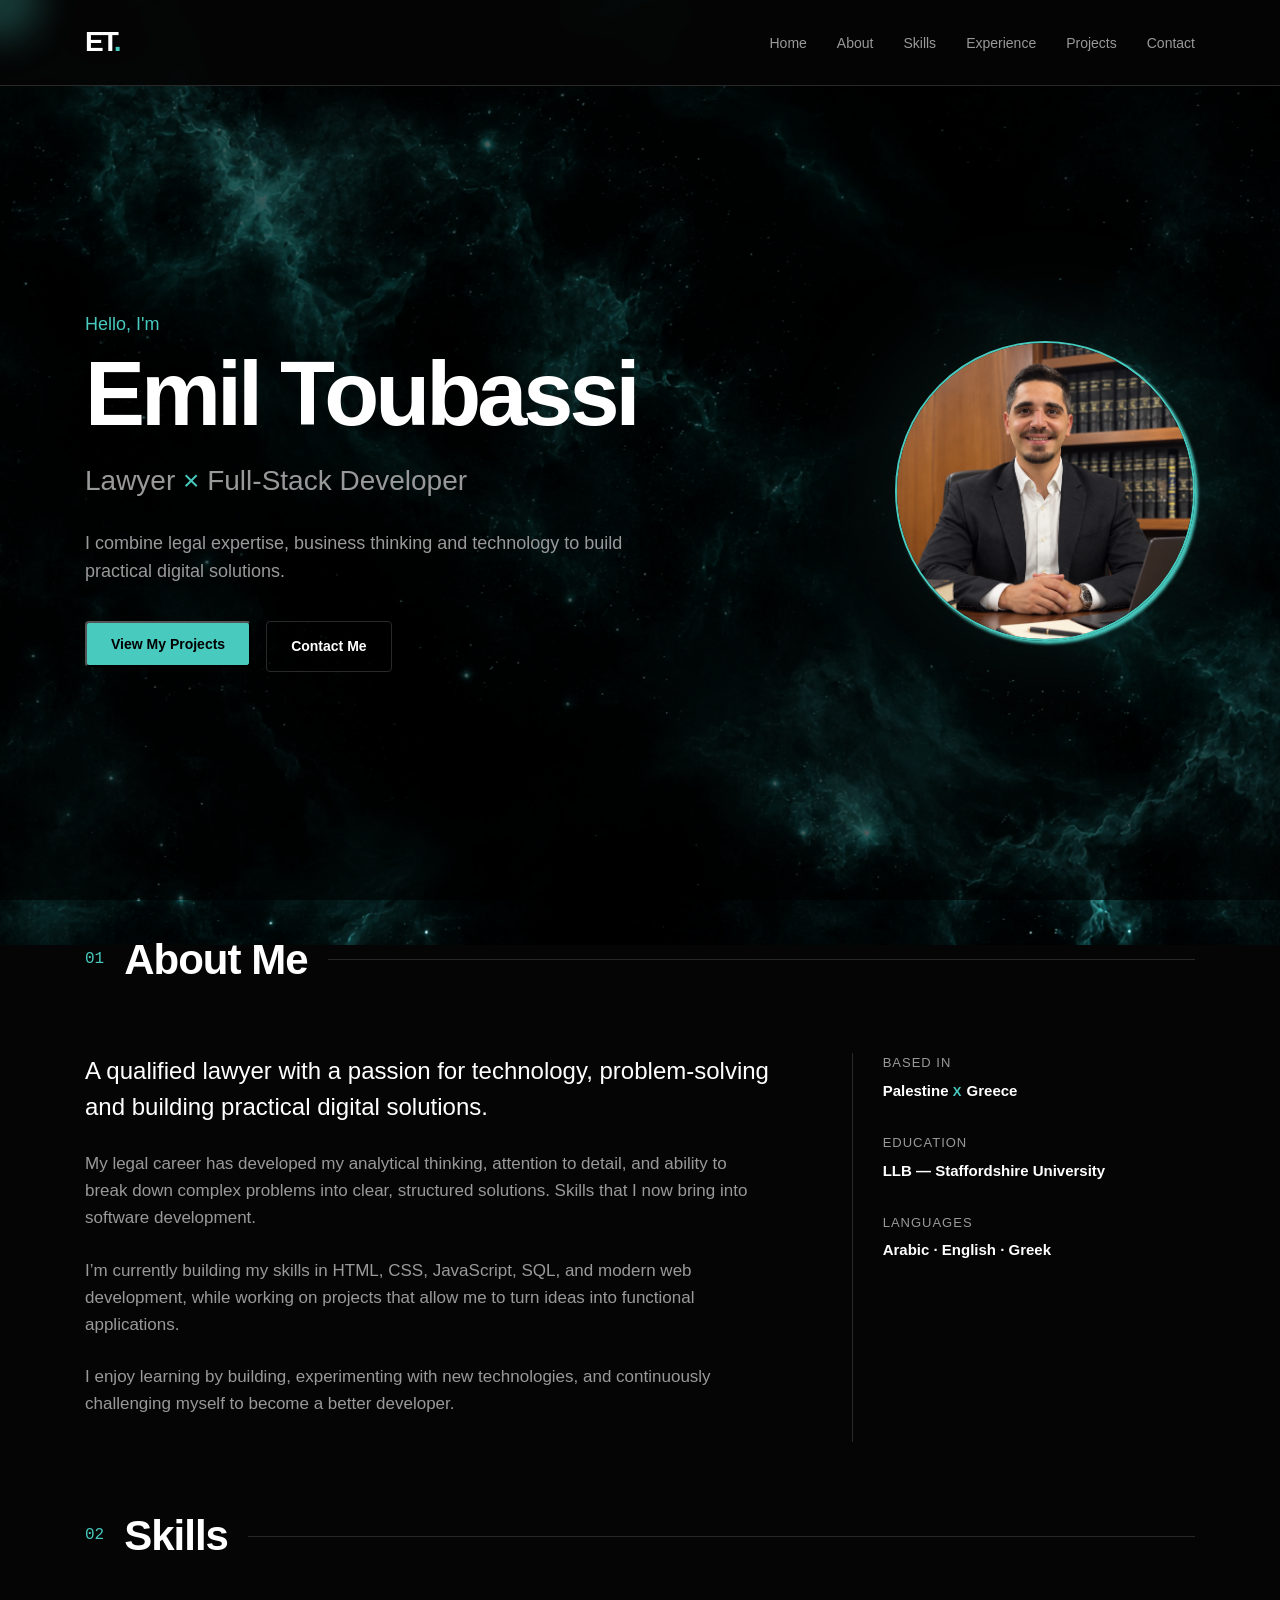
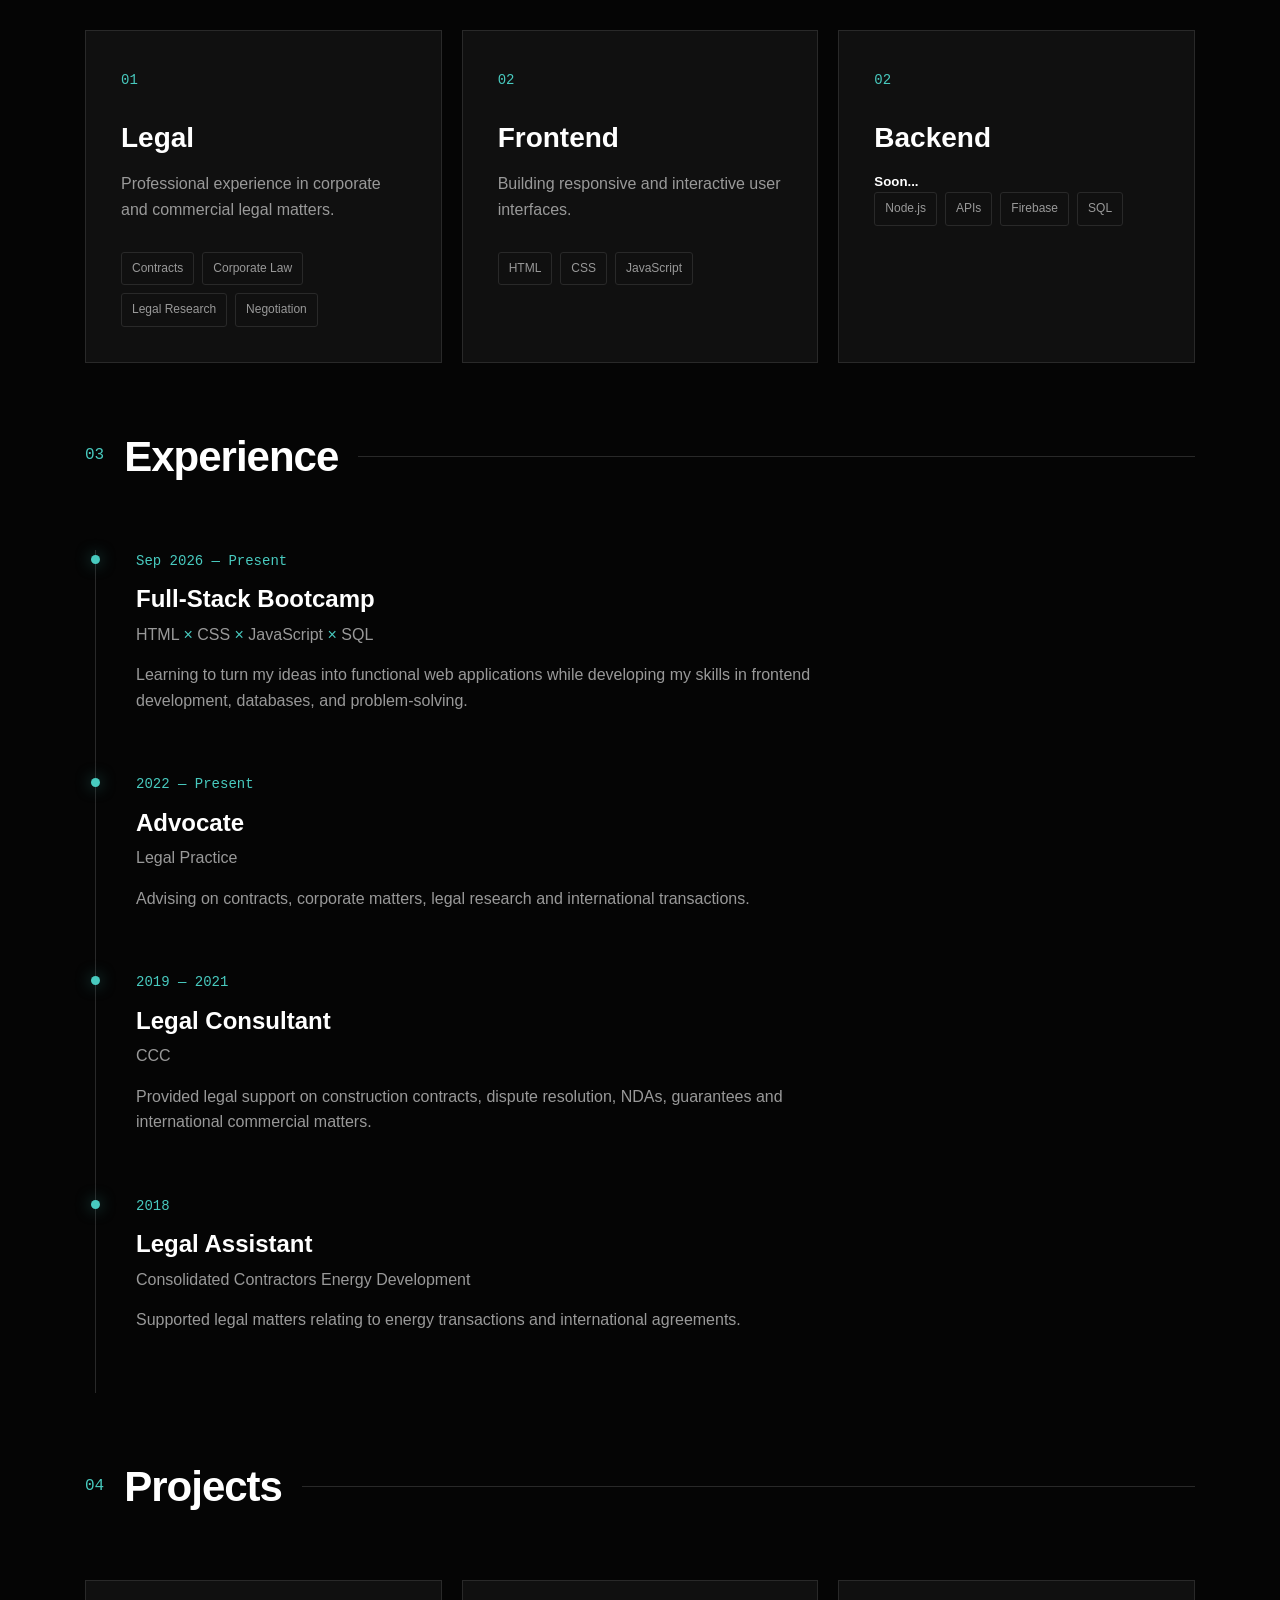
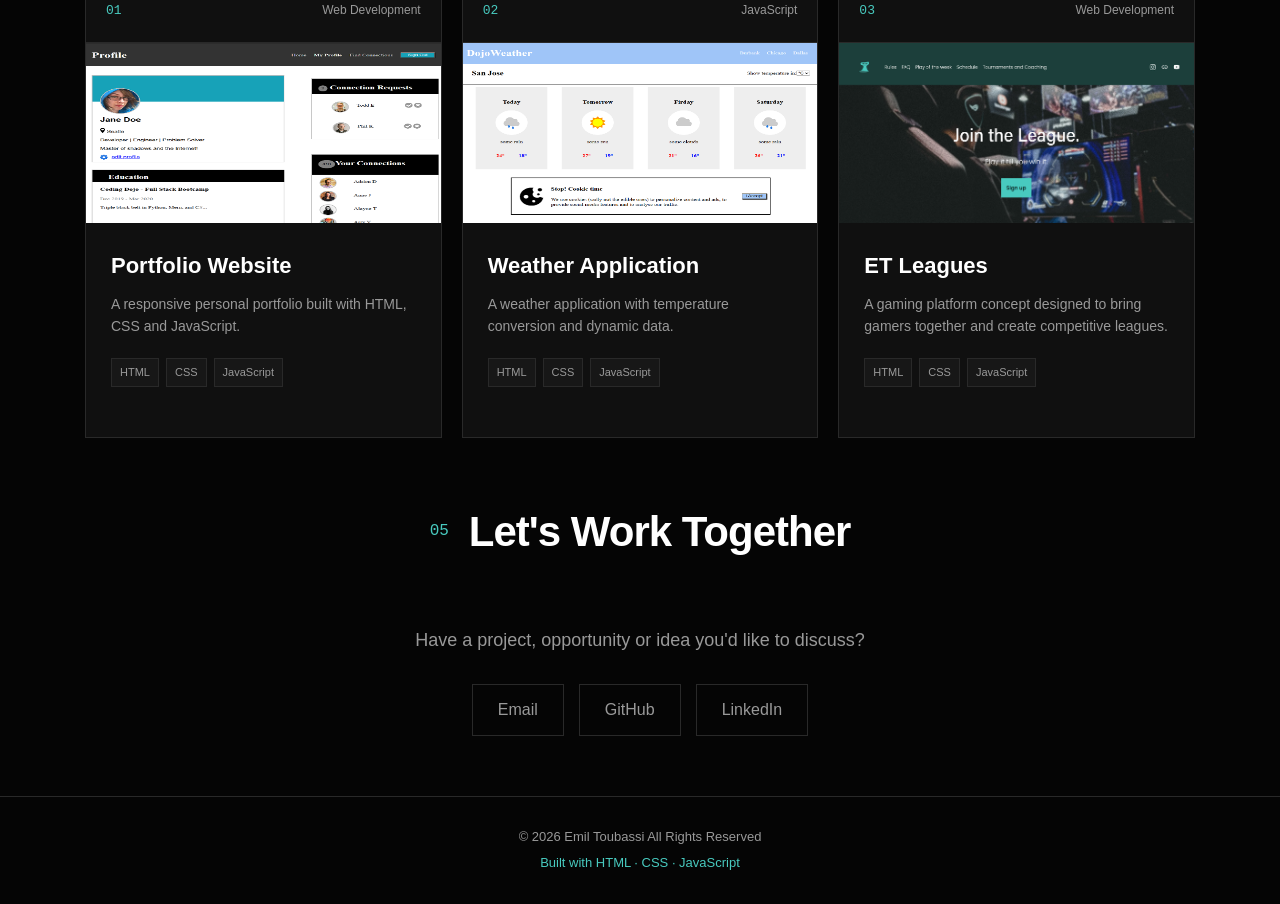
<file: files/index.html>
<!doctype html>
<html lang="en">
  <head>
    <meta charset="UTF-8" />
    <meta name="viewport" content="width=device-width, initial-scale=1.0" />

    <title>Emil Toubassi | Portfolio</title>

    <link rel="stylesheet" href="style.css" />
  </head>

  <body>
    <!--Mouse Glow-->
    <div class="cursor-glow"></div>
    <!-- =========================
         NAVBAR
    ========================== -->

    <header>
      <nav class="navbar">
        <a href="#home" class="logo"> ET<span>.</span> </a>
        <ul class="nav-links">
          <li>
            <a href="#home">Home</a>
          </li>
          <li>
            <a href="./about.html">About</a>
          </li>
          <li>
            <a href="./skills.html">Skills</a>
          </li>
          <li>
            <a href="./experience.html">Experience</a>
          </li>
          <li>
            <a href="./projects.html">Projects</a>
          </li>
          <li>
            <a href="./contact.html">Contact</a>
          </li>
        </ul>
        <!-- <button id="theme-toggle" class="theme-toggle">Light</button> -->
      </nav>
    </header>

    <!-- =========================
         HERO
    ========================== -->

    <main>
      <section id="home" class="hero">
        <div class="hero-content">
          <p class="hero-intro">Hello, I'm</p>
          <h1>Emil Toubassi</h1>
          <h2>Lawyer <span>×</span> Full-Stack Developer</h2>
          <p class="hero-description">
            I combine legal expertise, business thinking and technology to build
            practical digital solutions.
          </p>
          <a href="./projects.html"><div class="hero-buttons">
            <button class="btn primary-btn">
              View My Projects
            </button></a>
            <a href="./contact.html" class="btn secondary-btn"> Contact Me </a>
          </div>
        </div>
        <div class="hero-image">
          <div class="image-glow"></div>
          <img src="./pics/portfolio-pic.png" alt="Emil Toubassi" />
        </div>
      </section>

      <!-- =========================
             ABOUT
        ========================== -->

      <section id="about" class="section">
        <div class="section-heading">
          <span class="section-number"> 01 </span>

          <h2>About Me</h2>
        </div>

        <div class="about-content">
          <div class="about-main">
            <p class="large-text">
              A qualified lawyer with a passion for technology, problem-solving
              and building practical digital solutions.
            </p>
            <p>
              My legal career has developed my analytical thinking, attention to
              detail, and ability to break down complex problems into clear,
              structured solutions. Skills that I now bring into software
              development.
            </p>
            <p>
              I’m currently building my skills in HTML, CSS, JavaScript, SQL,
              and modern web development, while working on projects that allow
              me to turn ideas into functional applications.
            </p>
            <p>
              I enjoy learning by building, experimenting with new technologies,
              and continuously challenging myself to become a better developer.
            </p>
          </div>

          <div class="about-details">
            <div class="detail-item">
              <span> Based in </span>
              <strong> Palestine <span>x</span> Greece</strong>
            </div>
            <div class="detail-item">
              <span> Education </span>
              <strong> LLB — Staffordshire University </strong>
            </div>
            <div class="detail-item">
              <span> Languages </span>
              <strong> Arabic · English · Greek </strong>
            </div>
          </div>
        </div>
      </section>
      <!-- =========================
             Skills
        ========================== -->

      <section id="skills" class="section">
        <div class="section-heading">
          <span class="section-number"> 02 </span>
          <h2>Skills</h2>
        </div>
        <div class="skills-container">
          <!-- Legal -->
          <div class="skill-card">
            <span class="skill-number"> 01 </span>
            <h3>Legal</h3>
            <p>
              Professional experience in corporate and commercial legal matters.
            </p>
            <div class="skill-list">
              <span>Contracts</span>
              <span>Corporate Law</span>
              <span>Legal Research</span>
              <span>Negotiation</span>
            </div>
          </div>

          <!-- FRONTEND -->
          <div class="skill-card">
            <span class="skill-number"> 02 </span>
            <h3>Frontend</h3>
            <p>Building responsive and interactive user interfaces.</p>
            <div class="skill-list">
              <span>HTML</span>
              <span>CSS</span>
              <span>JavaScript</span>
            </div>
          </div>

          <!-- BACKEND -->
          <div class="skill-card">
            <span class="skill-number"> 02 </span>
            <h3>Backend</h3>
            <h5>Soon...</h5>
            <div class="skill-list">
              <span>Node.js</span>
              <span>APIs</span>
              <span>Firebase</span>
              <span>SQL</span>
            </div>
          </div>
        </div>
      </section>

      <!-- =========================
             EXPERIENCE
        ========================== -->

      <section id="experience" class="section">
        <div class="section-heading">
          <span class="section-number"> 03 </span>

          <h2>Experience</h2>
        </div>

        <div class="timeline">
          <!-- Bootcamp -->
          <div class="timeline-item">
            <div class="timeline-date">Sep 2026 — Present</div>
            <div class="timeline-content">
              <h3>Full-Stack Bootcamp</h3>
              <h4>
                HTML <span>×</span> CSS <span>×</span> JavaScript
                <span>×</span> SQL
              </h4>
              <p>
                Learning to turn my ideas into functional web applications while
                developing my skills in frontend development, databases, and
                problem-solving.
              </p>
            </div>
          </div>
          <!-- Lawyer -->
          <div class="timeline-item">
            <div class="timeline-date">2022 — Present</div>

            <div class="timeline-content">
              <h3>Advocate</h3>
              <h4>Legal Practice</h4>

              <p>
                Advising on contracts, corporate matters, legal research and
                international transactions.
              </p>
            </div>
          </div>
          <!-- Consultant -->
          <div class="timeline-item">
            <div class="timeline-date">2019 — 2021</div>

            <div class="timeline-content">
              <h3>Legal Consultant</h3>

              <h4>CCC</h4>

              <p>
                Provided legal support on construction contracts, dispute
                resolution, NDAs, guarantees and international commercial
                matters.
              </p>
            </div>
          </div>
          <!-- Assistant -->
          <div class="timeline-item">
            <div class="timeline-date">2018</div>

            <div class="timeline-content">
              <h3>Legal Assistant</h3>

              <h4>Consolidated Contractors Energy Development</h4>

              <p>
                Supported legal matters relating to energy transactions and
                international agreements.
              </p>
            </div>
          </div>
        </div>
      </section>

      <!-- =========================
             PROJECTS
        ========================== -->

      <section id="projects" class="section">
        <div class="section-heading">
          <span class="section-number"> 04 </span>

          <h2>Projects</h2>
        </div>

        <div class="projects-container">
          <!-- PROJECT 1 -->
          <article class="project-card">
            <div class="project-top">
              <span class="project-number"> 01 </span>
              <span class="project-type"> Web Development </span>
            </div>
            <div class="project-placeholder">
              <img
                class="card-img"
                src="./pics/profile.png"
                alt="profile project"
              />
            </div>

            <div class="project-content">
              <h3>Portfolio Website</h3>
              <p>
                A responsive personal portfolio built with HTML, CSS and
                JavaScript.
              </p>
              <div class="project-technologies">
                <span>HTML</span>
                <span>CSS</span>
                <span>JavaScript</span>
              </div>
              <!--
              <a href="#" class="project-link"> View Project → </a>
              -->
            </div>
          </article>

          <!-- PROJECT 2 -->

          <article class="project-card">
            <div class="project-top">
              <span class="project-number"> 02 </span>

              <span class="project-type"> JavaScript </span>
            </div>

            <div class="project-placeholder">
              <img
                class="card-img"
                src="./pics/weather-web.png"
                alt="weather website project"
              />
            </div>

            <div class="project-content">
              <h3>Weather Application</h3>

              <p>
                A weather application with temperature conversion and dynamic
                data.
              </p>

              <div class="project-technologies">
                <span>HTML</span>
                <span>CSS</span>
                <span>JavaScript</span>
              </div>
              <!--
              <a href="#" class="project-link"> View Project → </a>
              -->
            </div>
          </article>

          <!-- PROJECT 3 -->

          <article class="project-card">
            <div class="project-top">
              <span class="project-number"> 03 </span>

              <span class="project-type"> Web Development </span>
            </div>

            <div class="project-placeholder">
              <img
                class="card-img"
                src="./pics/et-leagues.png"
                alt="et leagues"
              />
            </div>

            <div class="project-content">
              <h3>ET Leagues</h3>
              <p>
                A gaming platform concept designed to bring gamers together and
                create competitive leagues.
              </p>

              <div class="project-technologies">
                <span>HTML</span>
                <span>CSS</span>
                <span>JavaScript</span>
              </div>
              <!--
              <a href="#" class="project-link"> View Project → </a>
              -->
            </div>

            <!-- PROJECT 4 -->
          </article>
        </div>
      </section>

      <!-- =========================
             CONTACT
        ========================== -->

      <section id="contact" class="section contact-section">
        <div class="section-heading">
          <span class="section-number"> 05 </span>

          <h2>Let's Work Together</h2>
        </div>

        <p class="contact-text">
          Have a project, opportunity or idea you'd like to discuss?
        </p>

        <div class="contact-links">
          <a href="mailto:emiletoubassi@gmail.com"> Email </a>

          <a href="https://github.com/Toubassi" target="github-prof">
            GitHub
          </a>
          <a
            href="https://www.linkedin.com/in/emil-toubassi/"
            target="linkin-prof"
          >
            LinkedIn
          </a>
        </div>
      </section>
    </main>

    <!-- =========================
         FOOTER
    ========================== -->

    <footer>
      <p>© 2026 Emil Toubassi All Rights Reserved</p>

      <p class="footer-accent">Built with HTML · CSS · JavaScript</p>
    </footer>

    <script src="script.js"></script>
  </body>
</html>
</file>
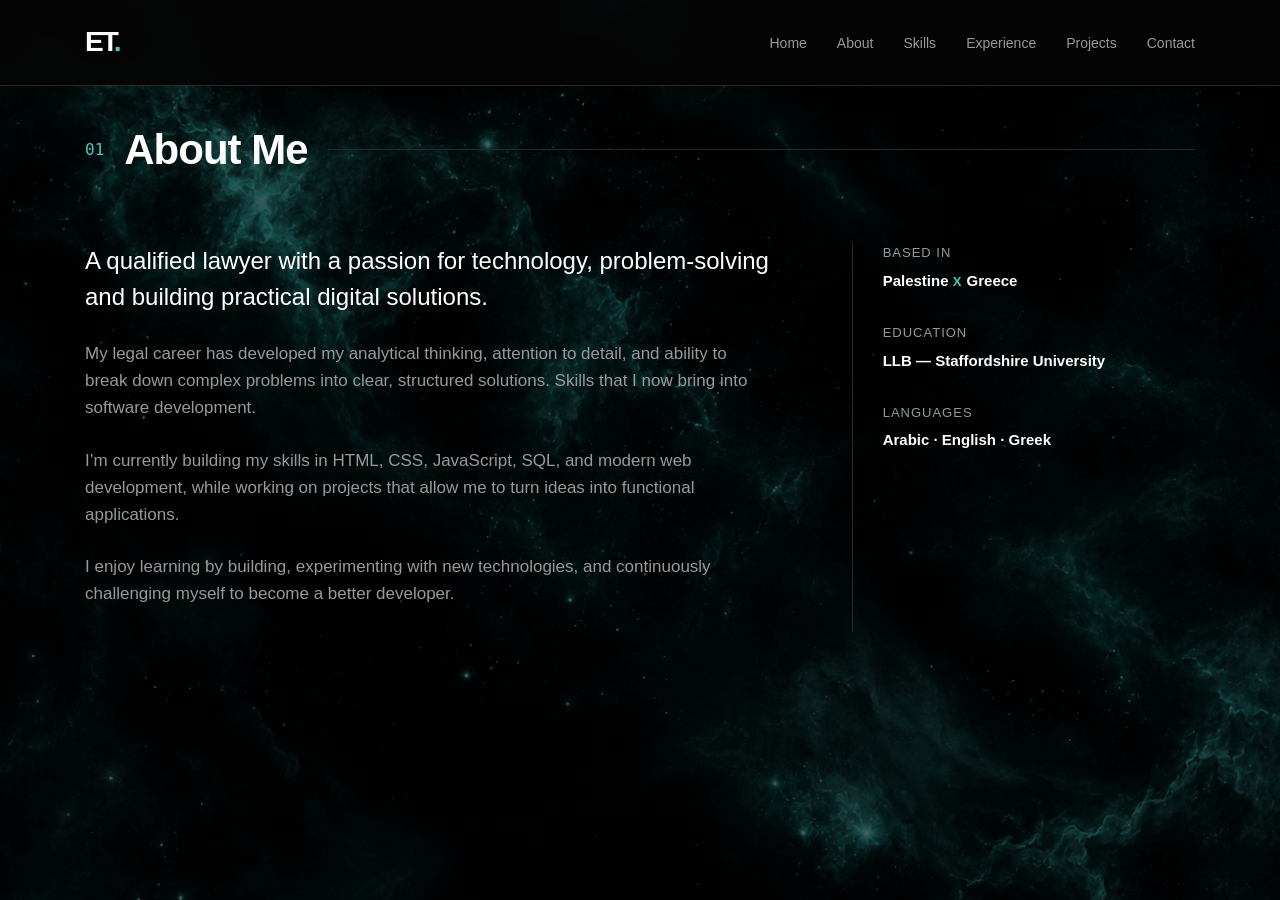
<file: files/about.html>
<!doctype html>
<html lang="en">
  <meta name="viewport" content="width=device-width, initial-scale=1.0" />
  <link rel="stylesheet" href="style.css" />
  <head>
    <meta charset="UTF-8" />
    <meta name="viewport" content="width=device-width, initial-scale=1.0" />
    <title>ET | About</title>
  </head>
  <body>
    <header>
      <nav class="navbar">
        <a href="./index.html" class="logo"> ET<span>.</span> </a>
        <ul class="nav-links">
          <li>
            <a href="./index.html">Home</a>
          </li>
          <li>
            <a href="./about.html">About</a>
          </li>
          <li>
            <a href="./skills.html">Skills</a>
          </li>
          <li>
            <a href="./experience.html">Experience</a>
          </li>
          <li>
            <a href="./projects.html">Projects</a>
          </li>
          <li>
            <a href="./contact.html">Contact</a>
          </li>
        </ul>
        <!-- <button id="theme-toggle" class="theme-toggle">Light</button> -->
      </nav>
    </header>
    <section id="about" class="section">
      <div class="section-heading">
        <span class="section-number"> 01 </span>

        <h2>About Me</h2>
      </div>

      <div class="about-content">
        <div class="about-main">
          <p class="large-text">
            A qualified lawyer with a passion for technology, problem-solving
            and building practical digital solutions.
          </p>
          <p>
            My legal career has developed my analytical thinking, attention to
            detail, and ability to break down complex problems into clear,
            structured solutions. Skills that I now bring into software
            development.
          </p>
          <p>
            I’m currently building my skills in HTML, CSS, JavaScript, SQL, and
            modern web development, while working on projects that allow me to
            turn ideas into functional applications.
          </p>
          <p>
            I enjoy learning by building, experimenting with new technologies,
            and continuously challenging myself to become a better developer.
          </p>
        </div>

        <div class="about-details">
          <div class="detail-item">
            <span> Based in </span>
            <strong> Palestine <span>x</span> Greece</strong>
          </div>
          <div class="detail-item">
            <span> Education </span>
            <strong> LLB — Staffordshire University </strong>
          </div>
          <div class="detail-item">
            <span> Languages </span>
            <strong> Arabic · English · Greek </strong>
          </div>
        </div>
      </div>
    </section>
    <script src="script.js"></script>
  </body>
</html>
</file>
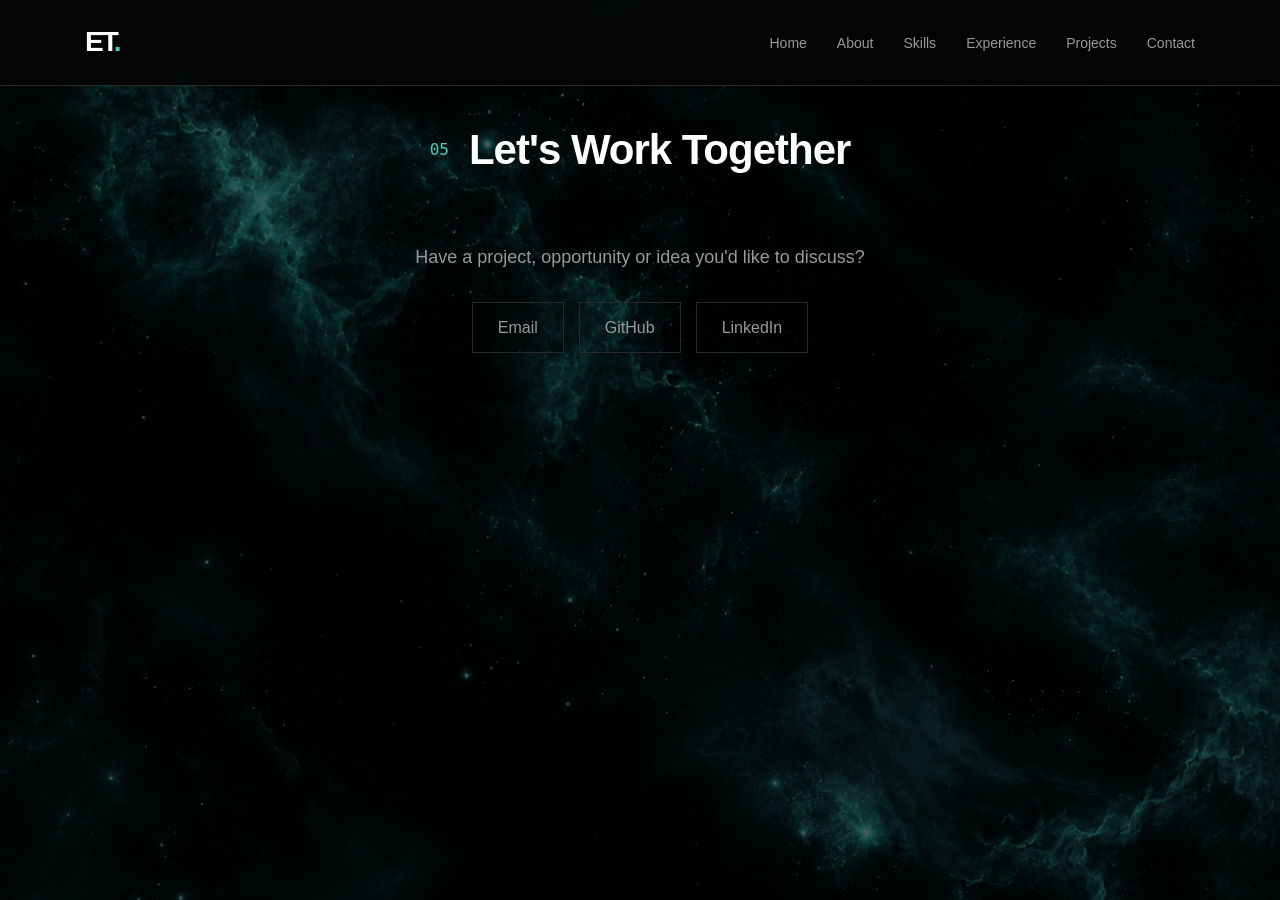
<file: files/contact.html>
<!doctype html>
<html lang="en">
  <head>
    <meta charset="UTF-8" />
    <link rel="stylesheet" href="style.css" />
    <meta name="viewport" content="width=device-width, initial-scale=1.0" />
    <title>ET | Contact</title>
  </head>
  <body>
    <header>
      <nav class="navbar">
        <a href="./index.html" class="logo"> ET<span>.</span> </a>
        <ul class="nav-links">
          <li>
            <a href="./index.html">Home</a>
          </li>
          <li>
            <a href="./about.html">About</a>
          </li>
          <li>
            <a href="./skills.html">Skills</a>
          </li>
          <li>
            <a href="./experience.html">Experience</a>
          </li>
          <li>
            <a href="./projects.html">Projects</a>
          </li>
          <li>
            <a href="#contact">Contact</a>
          </li>
        </ul>
        <!-- <button id="theme-toggle" class="theme-toggle">Light</button> -->
      </nav>
    </header>
    <section id="contact" class="section contact-section">
      <div class="section-heading">
        <span class="section-number"> 05 </span>

        <h2>Let's Work Together</h2>
      </div>

      <p class="contact-text">
        Have a project, opportunity or idea you'd like to discuss?
      </p>

      <div class="contact-links">
        <a href="mailto:emiletoubassi@gmail.com"> Email </a>

        <a href="https://github.com/Toubassi" target="github-prof"> GitHub </a>
        <a
          href="https://www.linkedin.com/in/emil-toubassi/"
          target="linkin-prof"
        >
          LinkedIn
        </a>
      </div>
    </section>
  </body>
  <script src="script.js"></script>
</html>
</file>
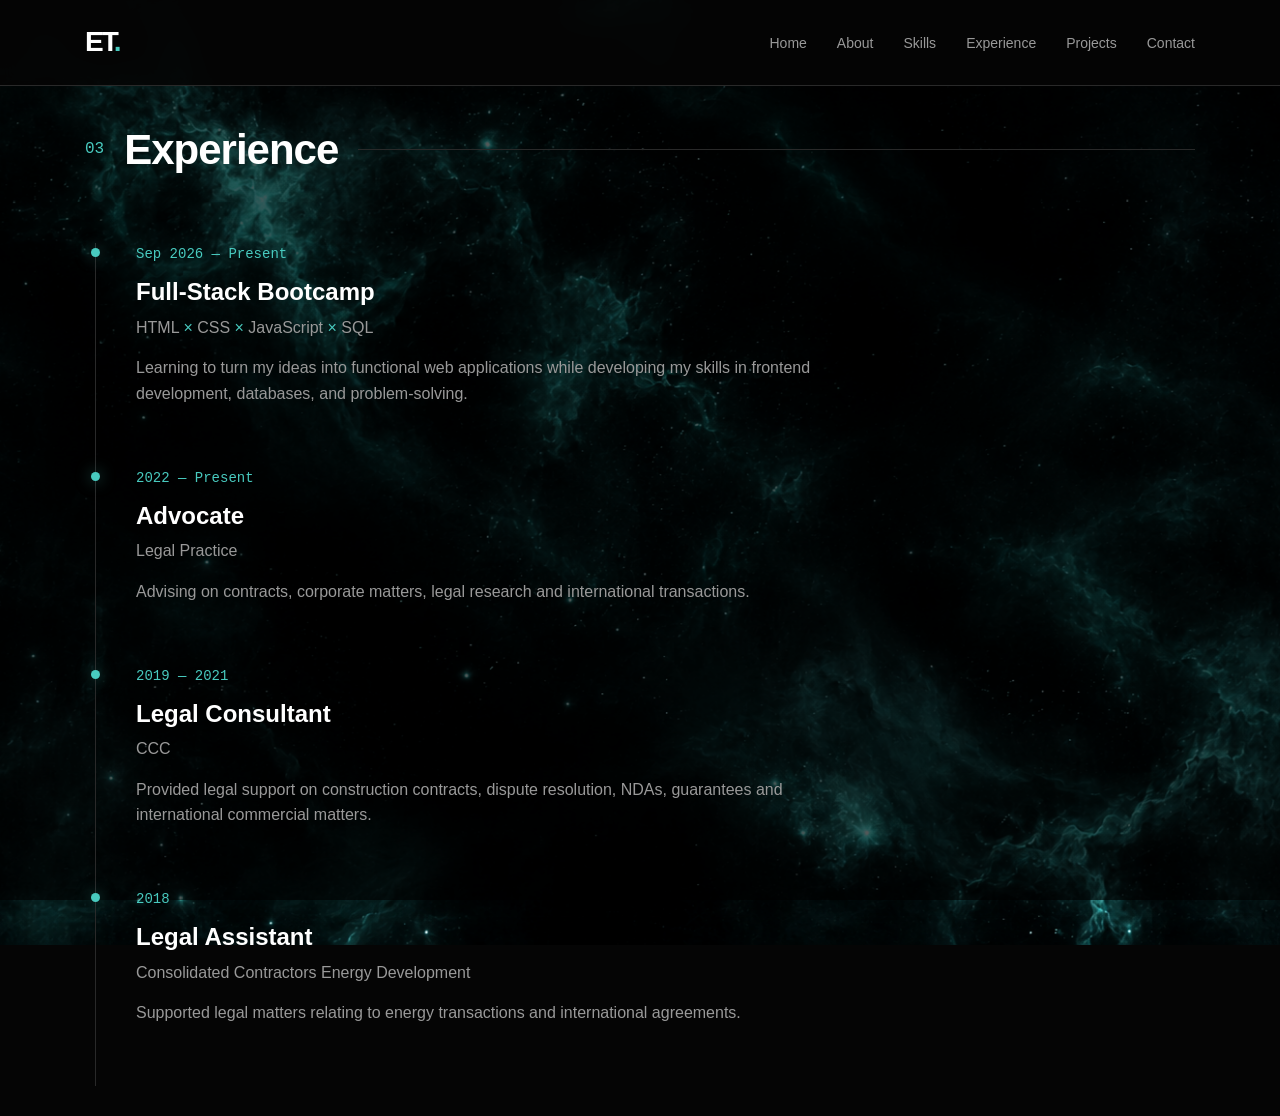
<file: files/experience.html>
<!doctype html>
<html lang="en">
  <head>
    <meta charset="UTF-8" />
    <link rel="stylesheet" href="style.css" />
    <meta name="viewport" content="width=device-width, initial-scale=1.0" />
    <title>ET | Experience</title>
  </head>
  <body>
    <header>
      <nav class="navbar">
        <a href="./index.html" class="logo"> ET<span>.</span> </a>
        <ul class="nav-links">
          <li>
            <a href="./index.html">Home</a>
          </li>
          <li>
            <a href="./about.html">About</a>
          </li>
          <li>
            <a href="./skills.html">Skills</a>
          </li>
          <li>
            <a href="#experience">Experience</a>
          </li>
          <li>
            <a href="./projects.html">Projects</a>
          </li>
          <li>
            <a href="./contact.html">Contact</a>
          </li>
        </ul>
        <!-- <button id="theme-toggle" class="theme-toggle">Light</button> -->
      </nav>
    </header>
    <section id="experience" class="section">
      <div class="section-heading">
        <span class="section-number"> 03 </span>
        <h2>Experience</h2>
      </div>
      <div class="timeline">
        <!-- Bootcamp -->
        <div class="timeline-item">
          <div class="timeline-date">Sep 2026 — Present</div>
          <div class="timeline-content">
            <h3>Full-Stack Bootcamp</h3>
            <h4>
              HTML <span>×</span> CSS <span>×</span> JavaScript
              <span>×</span> SQL
            </h4>
            <p>
              Learning to turn my ideas into functional web applications while
              developing my skills in frontend development, databases, and
              problem-solving.
            </p>
          </div>
        </div>
        <!-- Lawyer -->
        <div class="timeline-item">
          <div class="timeline-date">2022 — Present</div>
          <div class="timeline-content">
            <h3>Advocate</h3>
            <h4>Legal Practice</h4>
            <p>
              Advising on contracts, corporate matters, legal research and
              international transactions.
            </p>
          </div>
        </div>
        <!-- Consultant -->
        <div class="timeline-item">
          <div class="timeline-date">2019 — 2021</div>

          <div class="timeline-content">
            <h3>Legal Consultant</h3>
            <h4>CCC</h4>
            <p>
              Provided legal support on construction contracts, dispute
              resolution, NDAs, guarantees and international commercial matters.
            </p>
          </div>
        </div>
        <!-- Assistant -->
        <div class="timeline-item">
          <div class="timeline-date">2018</div>
          <div class="timeline-content">
            <h3>Legal Assistant</h3>
            <h4>Consolidated Contractors Energy Development</h4>
            <p>
              Supported legal matters relating to energy transactions and
              international agreements.
            </p>
          </div>
        </div>
      </div>
    </section>
    <script src="script.js"></script>
  </body>
</html>
</file>
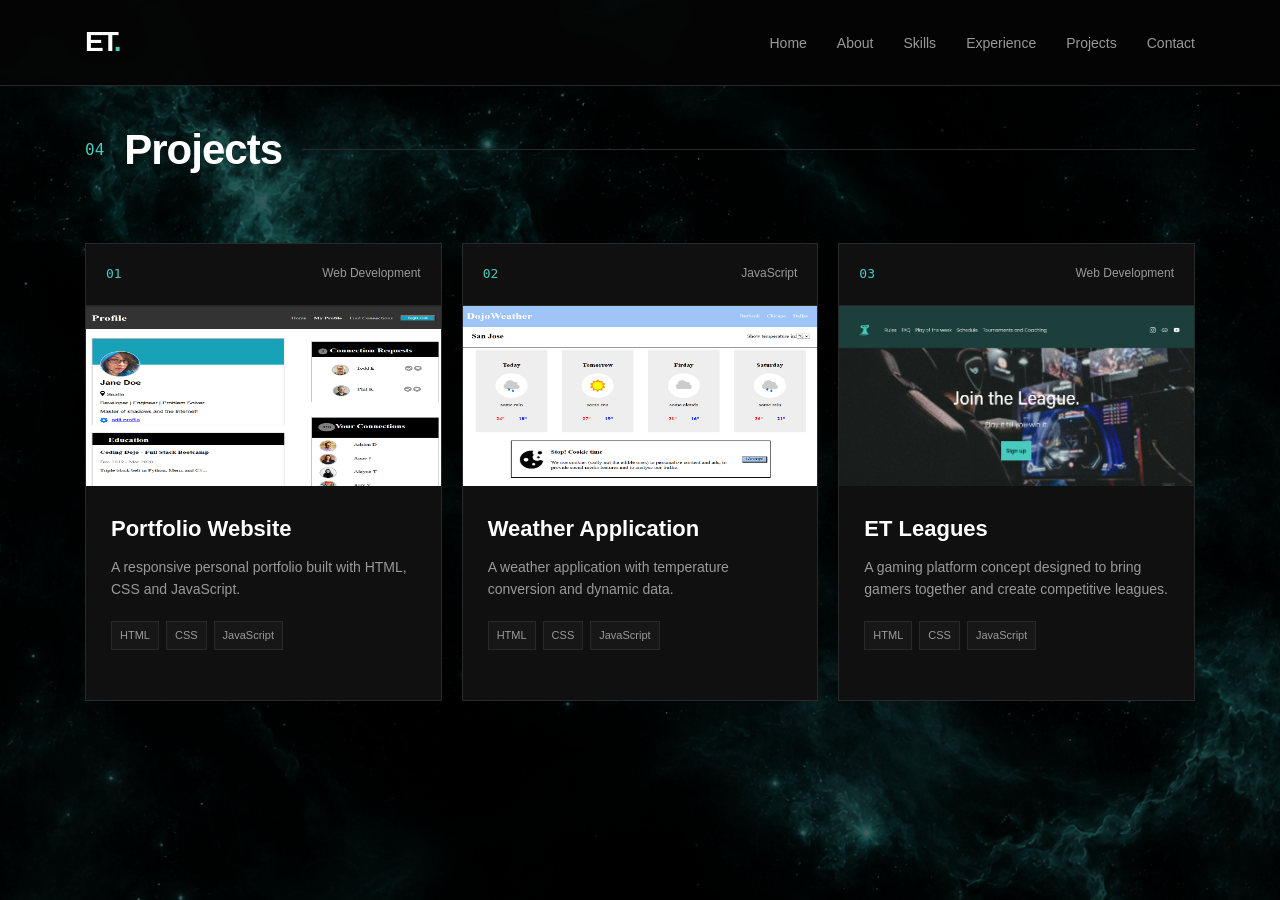
<file: files/projects.html>
<!doctype html>
<html lang="en">
  <head>
    <meta charset="UTF-8" />
    <link rel="stylesheet" href="style.css" />
    <meta name="viewport" content="width=device-width, initial-scale=1.0" />
    <title>ET | Projects</title>
  </head>
  <body>
    <header>
      <nav class="navbar">
        <a href="./index.html" class="logo"> ET<span>.</span> </a>
        <ul class="nav-links">
          <li>
            <a href="./index.html">Home</a>
          </li>
          <li>
            <a href="./about.html">About</a>
          </li>
          <li>
            <a href="./skills.html">Skills</a>
          </li>
          <li>
            <a href="./experience.html">Experience</a>
          </li>
          <li>
            <a href="#projects">Projects</a>
          </li>
          <li>
            <a href="./contact.html">Contact</a>
          </li>
        </ul>
        <!-- <button id="theme-toggle" class="theme-toggle">Light</button> -->
      </nav>
    </header>
    <section id="projects" class="section">
      <div class="section-heading">
        <span class="section-number"> 04 </span>

        <h2>Projects</h2>
      </div>

      <div class="projects-container">
        <!-- PROJECT 1 -->
        <article class="project-card">
          <div class="project-top">
            <span class="project-number"> 01 </span>
            <span class="project-type"> Web Development </span>
          </div>
          <div class="project-placeholder">
            <img
              class="card-img"
              src="./pics/profile.png"
              alt="profile project"
            />
          </div>

          <div class="project-content">
            <h3>Portfolio Website</h3>
            <p>
              A responsive personal portfolio built with HTML, CSS and
              JavaScript.
            </p>
            <div class="project-technologies">
              <span>HTML</span>
              <span>CSS</span>
              <span>JavaScript</span>
            </div>
            <!--
              <a href="#" class="project-link"> View Project → </a>
              -->
          </div>
        </article>

        <!-- PROJECT 2 -->

        <article class="project-card">
          <div class="project-top">
            <span class="project-number"> 02 </span>

            <span class="project-type"> JavaScript </span>
          </div>

          <div class="project-placeholder">
            <img
              class="card-img"
              src="./pics/weather-web.png"
              alt="weather website project"
            />
          </div>

          <div class="project-content">
            <h3>Weather Application</h3>

            <p>
              A weather application with temperature conversion and dynamic
              data.
            </p>

            <div class="project-technologies">
              <span>HTML</span>
              <span>CSS</span>
              <span>JavaScript</span>
            </div>
            <!--
              <a href="#" class="project-link"> View Project → </a>
              -->
          </div>
        </article>

        <!-- PROJECT 3 -->

        <article class="project-card">
          <div class="project-top">
            <span class="project-number"> 03 </span>

            <span class="project-type"> Web Development </span>
          </div>

          <div class="project-placeholder">
            <img
              class="card-img"
              src="./pics/et-leagues.png"
              alt="et leagues"
            />
          </div>

          <div class="project-content">
            <h3>ET Leagues</h3>
            <p>
              A gaming platform concept designed to bring gamers together and
              create competitive leagues.
            </p>

            <div class="project-technologies">
              <span>HTML</span>
              <span>CSS</span>
              <span>JavaScript</span>
            </div>
            <!--
              <a href="#" class="project-link"> View Project → </a>
              -->
          </div>

          <!-- PROJECT 4 -->
        </article>
      </div>
    </section>
    <script src="script.js"></script>
  </body>
</html>
</file>
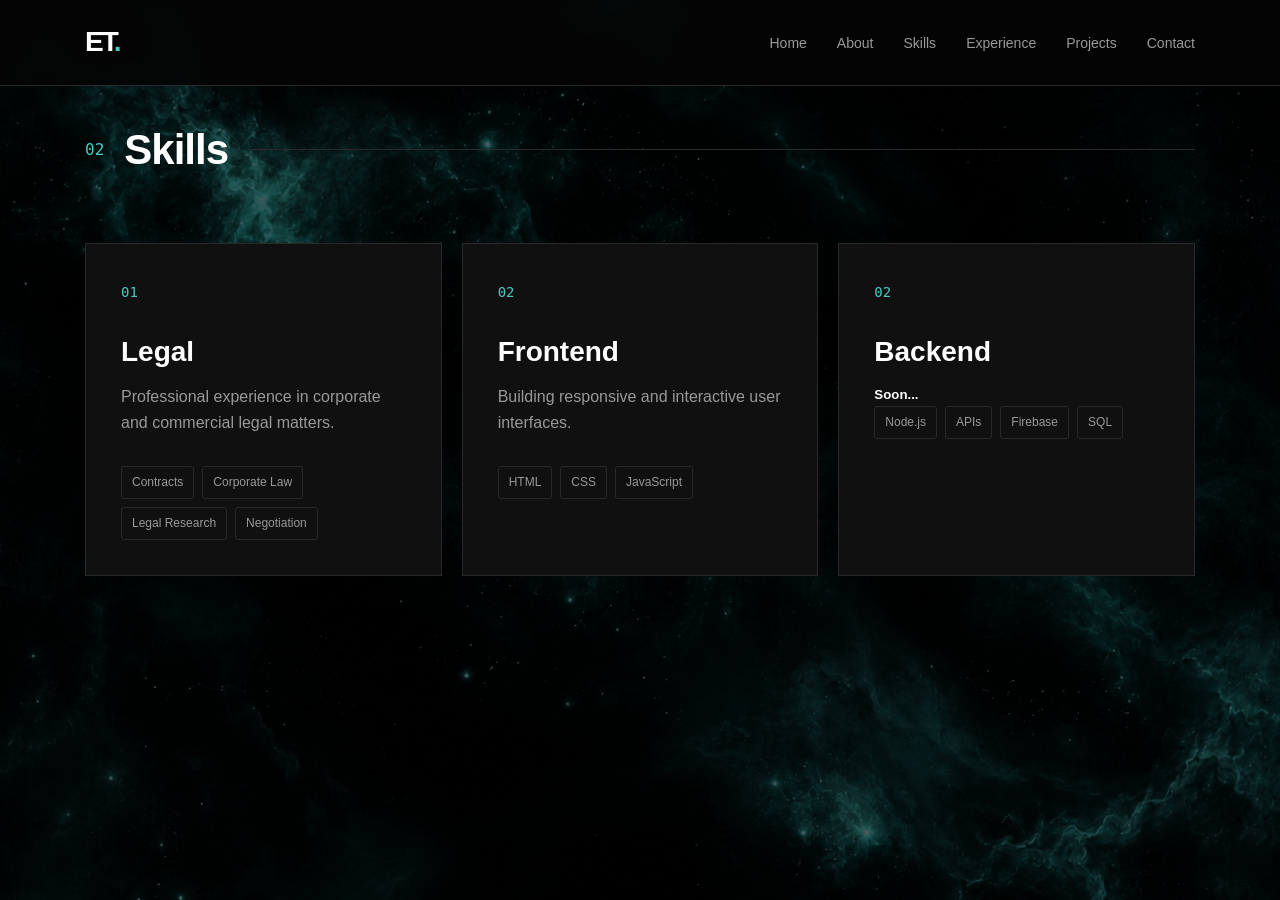
<file: files/skills.html>
<!doctype html>
<html lang="en">
  <head>
    <meta charset="UTF-8" />
    <link rel="stylesheet" href="style.css" />
    <meta name="viewport" content="width=device-width, initial-scale=1.0" />
    <title>ET | Skills</title>
  </head>
  <body>
    <header>
      <nav class="navbar">
        <a href="./index.html" class="logo"> ET<span>.</span> </a>
        <ul class="nav-links">
          <li>
            <a href="./index.html">Home</a>
          </li>
          <li>
            <a href="./about.html">About</a>
          </li>
          <li>
            <a href="#skills">Skills</a>
          </li>
          <li>
            <a href="./experience.html">Experience</a>
          </li>
          <li>
            <a href="./projects.html">Projects</a>
          </li>
          <li>
            <a href="./contact.html">Contact</a>
          </li>
        </ul>
        <!-- <button id="theme-toggle" class="theme-toggle">Light</button> -->
      </nav>
    </header>
    <section id="skills" class="section">
      <div class="section-heading">
        <span class="section-number"> 02 </span>
        <h2>Skills</h2>
      </div>
      <div class="skills-container">
        <!-- Legal -->
        <div class="skill-card">
          <span class="skill-number"> 01 </span>
          <h3>Legal</h3>
          <p>
            Professional experience in corporate and commercial legal matters.
          </p>
          <div class="skill-list">
            <span>Contracts</span>
            <span>Corporate Law</span>
            <span>Legal Research</span>
            <span>Negotiation</span>
          </div>
        </div>

        <!-- FRONTEND -->
        <div class="skill-card">
          <span class="skill-number"> 02 </span>
          <h3>Frontend</h3>
          <p>Building responsive and interactive user interfaces.</p>
          <div class="skill-list">
            <span>HTML</span>
            <span>CSS</span>
            <span>JavaScript</span>
          </div>
        </div>

        <!-- BACKEND -->
        <div class="skill-card">
          <span class="skill-number"> 02 </span>
          <h3>Backend</h3>
          <h5>Soon...</h5>
          <div class="skill-list">
            <span>Node.js</span>
            <span>APIs</span>
            <span>Firebase</span>
            <span>SQL</span>
          </div>
        </div>
      </div>
    </section>
  </body>
  <script src="script.js"></script>
</html>
</file>
<file: files/style.css>
:root {
  --primary: #48cabf;
  --background: #050505;
  --surface: #101010;
  --surface-light: #171717;
  --border: #292929;
  --text: #ffffff;
  --text-muted: #999999;
}

.cursor-glow {
  position: fixed;
  width: 80px;
  height: 80px;
  border-radius: 50%;
  background-color: var(--primary);
  opacity: 0.3;
  filter: blur(20px);
  pointer-events: none;
  transform: translate(-50%, -50%);
  z-index: 9999;
}

* {
  box-sizing: border-box;
  margin: 0;
  padding: 0;
}

html {
  scroll-behavior: smooth;
}

body {
  font-family: Arial, Helvetica, sans-serif;
  background-color: var(--background);
  color: var(--text);
  line-height: 1.6;
  position: relative;
  overflow-x: hidden;
}

body::before {
  content: "";
  position: fixed;
  top: -5%;
  left: -5%;
  width: 110%;
  height: 110%;
  background-image: url("./pics/background.png");
  background-size: cover;
  background-position: center;
  z-index: -2;
  animation: backgroundMove 20s ease-in-out infinite alternate;
}

body::after {
  content: "";
  position: fixed;
  top: 0;
  left: 0;
  width: 100%;
  height: 100%;
  background-color: rgba(0, 0, 0, 0.65);
  z-index: -1;
}

@keyframes backgroundMove {
  from {
    transform: scale(1);
  }
  to {
    transform: scale(1.08);
  }
}

a {
  text-decoration: none;
  color: inherit;
}

ul {
  list-style: none;
}

/* =========================
   NAVBAR
========================= */

header {
  position: sticky;
  top: 0;
  z-index: 1000;
  background-color: rgba(5, 5, 5, 0.9);
  border-bottom: 1px solid var(--border);
  backdrop-filter: blur(10px);
}

.navbar {
  max-width: 1150px;
  margin: auto;
  padding: 20px;
  display: flex;
  justify-content: space-between;
  align-items: center;
}

/* LOGO */

.logo {
  font-size: 28px;
  font-weight: bold;
  letter-spacing: -2px;
}

.logo span {
  color: var(--primary);
}

/* NAV LINKS */

.nav-links {
  display: flex;
  gap: 30px;
}

.nav-links a {
  color: var(--text-muted);
  font-size: 14px;
  transition: 0.3s;
}

.nav-links a:hover {
  color: var(--primary);
}

/* =========================
   HERO
========================= */

.hero {
  max-width: 1150px;
  min-height: 90vh;
  margin: auto;
  padding: 30px 20px;
  display: flex;
  align-items: center;
  justify-content: space-between;
  gap: 80px;
}

.hero-content {
  max-width: 700px;
}

.hero-intro {
  color: var(--primary);
  font-size: 18px;
  margin-bottom: 10px;
}

.hero h1 {
  font-size: clamp(50px, 8vw, 90px);
  line-height: 1;
  letter-spacing: -4px;
  margin-bottom: 20px;
}

.hero h2 {
  color: var(--text-muted);
  font-size: 28px;
  font-weight: normal;
  margin-bottom: 25px;
}

.hero h2 span {
  color: var(--primary);
}

.hero-description {
  color: var(--text-muted);
  max-width: 600px;
  font-size: 18px;
  margin-bottom: 35px;
}

/* =========================
   BUTTONS
========================= */

.hero-buttons {
  display: flex;
  gap: 15px;
}

.btn {
  display: inline-block;
  padding: 13px 24px;
  border-radius: 4px;
  font-size: 14px;
  font-weight: bold;
  transition: 0.3s;
}

.primary-btn {
  background-color: var(--primary);
  color: #000;
}

.primary-btn:hover {
  box-shadow: 0 0 25px rgba(72, 202, 191, 0.35);
  transform: translateY(-2px);
}

.secondary-btn {
  border: 1px solid var(--border);
  color: var(--text);
}

.secondary-btn:hover {
  border-color: var(--primary);
  color: var(--primary);
}

/* =========================
   HERO IMAGE
========================= */

.hero-image {
  position: relative;
  width: 300px;
  height: 300px;
  flex-shrink: 0;
}

.hero-image img {
  position: relative;
  width: 100%;
  height: 100%;
  object-fit: cover;
  border-radius: 50%;
  border: 2px solid var(--primary);
  z-index: 2;
  box-shadow: 3px 3px 3px #48cabf;
}

.image-glow {
  position: absolute;
  width: 100%;
  height: 100%;
  background-color: var(--primary);
  border-radius: 50%;
  filter: blur(70px);
  opacity: 0.15;
}

/* =========================
   SECTIONS
========================= */

.section {
  max-width: 1150px;
  margin: auto;
  padding: 30px 20px;
}

.section-heading {
  display: flex;
  align-items: center;
  gap: 20px;
  margin-bottom: 60px;
}

.section-number {
  color: var(--primary);
  font-family: monospace;
  font-size: 16px;
}

.section-heading h2 {
  font-size: 42px;
  letter-spacing: -1px;
}

.section-heading::after {
  content: "";
  height: 1px;
  flex: 1;
  background-color: var(--border);
}

/* =========================
   ABOUT
========================= */

.about-content {
  display: grid;
  grid-template-columns: 2fr 1fr;
  gap: 80px;
}

.about-main p {
  color: var(--text-muted);
  margin-bottom: 25px;
  font-size: 17px;
}

.about-main .large-text {
  color: var(--text);
  font-size: 24px;
  line-height: 1.5;
}

.about-details {
  border-left: 1px solid var(--border);
  padding-left: 30px;
}

.detail-item {
  display: flex;
  flex-direction: column;
  gap: 5px;
  margin-bottom: 30px;
}

.detail-item span {
  color: var(--text-muted);
  font-size: 13px;
  text-transform: uppercase;
  letter-spacing: 1px;
}

.detail-item strong {
  color: var(--text);
  font-size: 15px;
}

.detail-item strong span {
  color: var(--primary);
}

/* =========================
   SKILLS
========================= */

.skills-container {
  display: grid;
  grid-template-columns: repeat(3, 1fr);
  gap: 20px;
}

.skill-card {
  background-color: var(--surface);
  border: 1px solid var(--border);
  padding: 35px;
  min-height: 300px;
  transition: 0.3s;
}

.skill-card:hover {
  border-color: var(--primary);
  transform: translateY(-5px);
}

.skill-number {
  color: var(--primary);
  font-family: monospace;
  font-size: 14px;
}

.skill-card h3 {
  font-size: 28px;
  margin: 25px 0 10px;
}

.skill-card > p {
  color: var(--text-muted);
  margin-bottom: 30px;
}

.skill-list {
  display: flex;
  flex-wrap: wrap;
  gap: 8px;
}

.skill-list span {
  border: 1px solid var(--border);
  padding: 6px 10px;
  color: var(--text-muted);
  font-size: 12px;
  border-radius: 3px;
}

/* =========================
   EXPERIENCE
========================= */

.timeline {
  border-left: 1px solid var(--border);
  margin-left: 10px;
}

.timeline-item {
  position: relative;
  padding-left: 40px;
  padding-bottom: 60px;
}

.timeline-item::before {
  content: "";
  position: absolute;
  width: 9px;
  height: 9px;
  border-radius: 50%;
  background-color: var(--primary);
  left: -5px;
  top: 5px;
  box-shadow: 0 0 15px rgba(72, 202, 191, 0.5);
}

.timeline-date {
  color: var(--primary);
  font-family: monospace;
  font-size: 14px;
  margin-bottom: 8px;
}

.timeline-content h3 {
  font-size: 24px;
  margin-bottom: 3px;
}

.timeline-content h4 {
  color: var(--text-muted);
  font-weight: normal;
  margin-bottom: 15px;
}

.timeline-content p {
  color: var(--text-muted);
  max-width: 700px;
}

.timeline-content h4 span {
  color: var(--primary);
}

/* =========================
   PROJECTS
========================= */

.projects-container {
  display: grid;
  grid-template-columns: repeat(3, 1fr);
  gap: 20px;
}

.project-card {
  background-color: var(--surface);
  border: 1px solid var(--border);
  overflow: hidden;
  transition: 0.3s;
}

.project-card:hover {
  border-color: var(--primary);
  transform: translateY(-6px);
  box-shadow: 0 15px 40px rgba(0, 0, 0, 0.4);
}

.project-top {
  display: flex;
  justify-content: space-between;
  padding: 20px;
  border-bottom: 1px solid var(--border);
}

.project-number {
  color: var(--primary);
  font-family: monospace;
}

.project-type {
  color: var(--text-muted);
  font-size: 12px;
}

.project-placeholder {
  height: 180px;
  display: flex;
  align-items: center;
  justify-content: center;
  background-color: var(--surface-light);
  color: var(--primary);
  font-size: 60px;
  font-weight: bold;
  letter-spacing: -5px;
}

.card-img {
  width: 100%;
  height: 100%;
}

.project-content {
  padding: 25px;
}

.project-content h3 {
  font-size: 22px;
  margin-bottom: 10px;
}

.project-content p {
  color: var(--text-muted);
  font-size: 14px;
  margin-bottom: 20px;
}

.project-technologies {
  display: flex;
  flex-wrap: wrap;
  gap: 7px;
  margin-bottom: 25px;
}

.project-technologies span {
  background-color: var(--surface-light);
  border: 1px solid var(--border);
  padding: 5px 8px;
  color: var(--text-muted);
  font-size: 11px;
}

.project-link {
  color: var(--primary);
  font-size: 14px;
  font-weight: bold;
}

.project-link:hover {
  text-decoration: underline;
}

/* =========================
   CONTACT
========================= */

.contact-section {
  text-align: center;
  padding-bottom: 60px;
}

.contact-section .section-heading {
  justify-content: center;
}

.contact-section .section-heading::after {
  display: none;
}

.contact-text {
  color: var(--text-muted);
  font-size: 18px;
  margin-bottom: 30px;
}

.contact-links {
  display: flex;
  justify-content: center;
  gap: 15px;
}

.contact-links a {
  border: 1px solid var(--border);
  padding: 12px 25px;
  color: var(--text-muted);
  transition: 0.3s;
}

.contact-links a:hover {
  color: var(--primary);
  border-color: var(--primary);
}

/* =========================
   FOOTER
========================= */

footer {
  border-top: 1px solid var(--border);
  padding: 30px 20px;
  text-align: center;
  color: var(--text-muted);
  font-size: 13px;
}

.footer-accent {
  color: var(--primary);
  margin-top: 5px;
}

/* =========================
   RESPONSIVE
========================= */

@media (max-width: 900px) {
  .hero {
    flex-direction: column-reverse;
    text-align: center;
    padding-top: 70px;
  }

  .hero-description {
    margin-left: auto;
    margin-right: auto;
  }

  .hero-buttons {
    justify-content: center;
  }

  .skills-container {
    grid-template-columns: 1fr;
  }

  .projects-container {
    grid-template-columns: 1fr;
  }

  .about-content {
    grid-template-columns: 1fr;
    gap: 40px;
  }

  .about-details {
    border-left: none;
    border-top: 1px solid var(--border);
    padding-left: 0;
    padding-top: 30px;
  }
}

@media (max-width: 650px) {
  .navbar {
    padding: 15px;
  }

  .nav-links {
    display: none;
  }

  .hero {
    min-height: auto;
    padding: 80px 20px;
  }

  .hero h1 {
    font-size: 50px;
    letter-spacing: -2px;
  }

  .hero h2 {
    font-size: 21px;
  }

  .hero-image {
    width: 220px;
    height: 220px;
  }

  .hero-buttons {
    flex-direction: column;
  }

  .btn {
    width: 100%;
  }

  .section {
    padding: 80px 20px;
  }

  .section-heading h2 {
    font-size: 32px;
  }

  .contact-links {
    flex-direction: column;
  }
}
</file>
